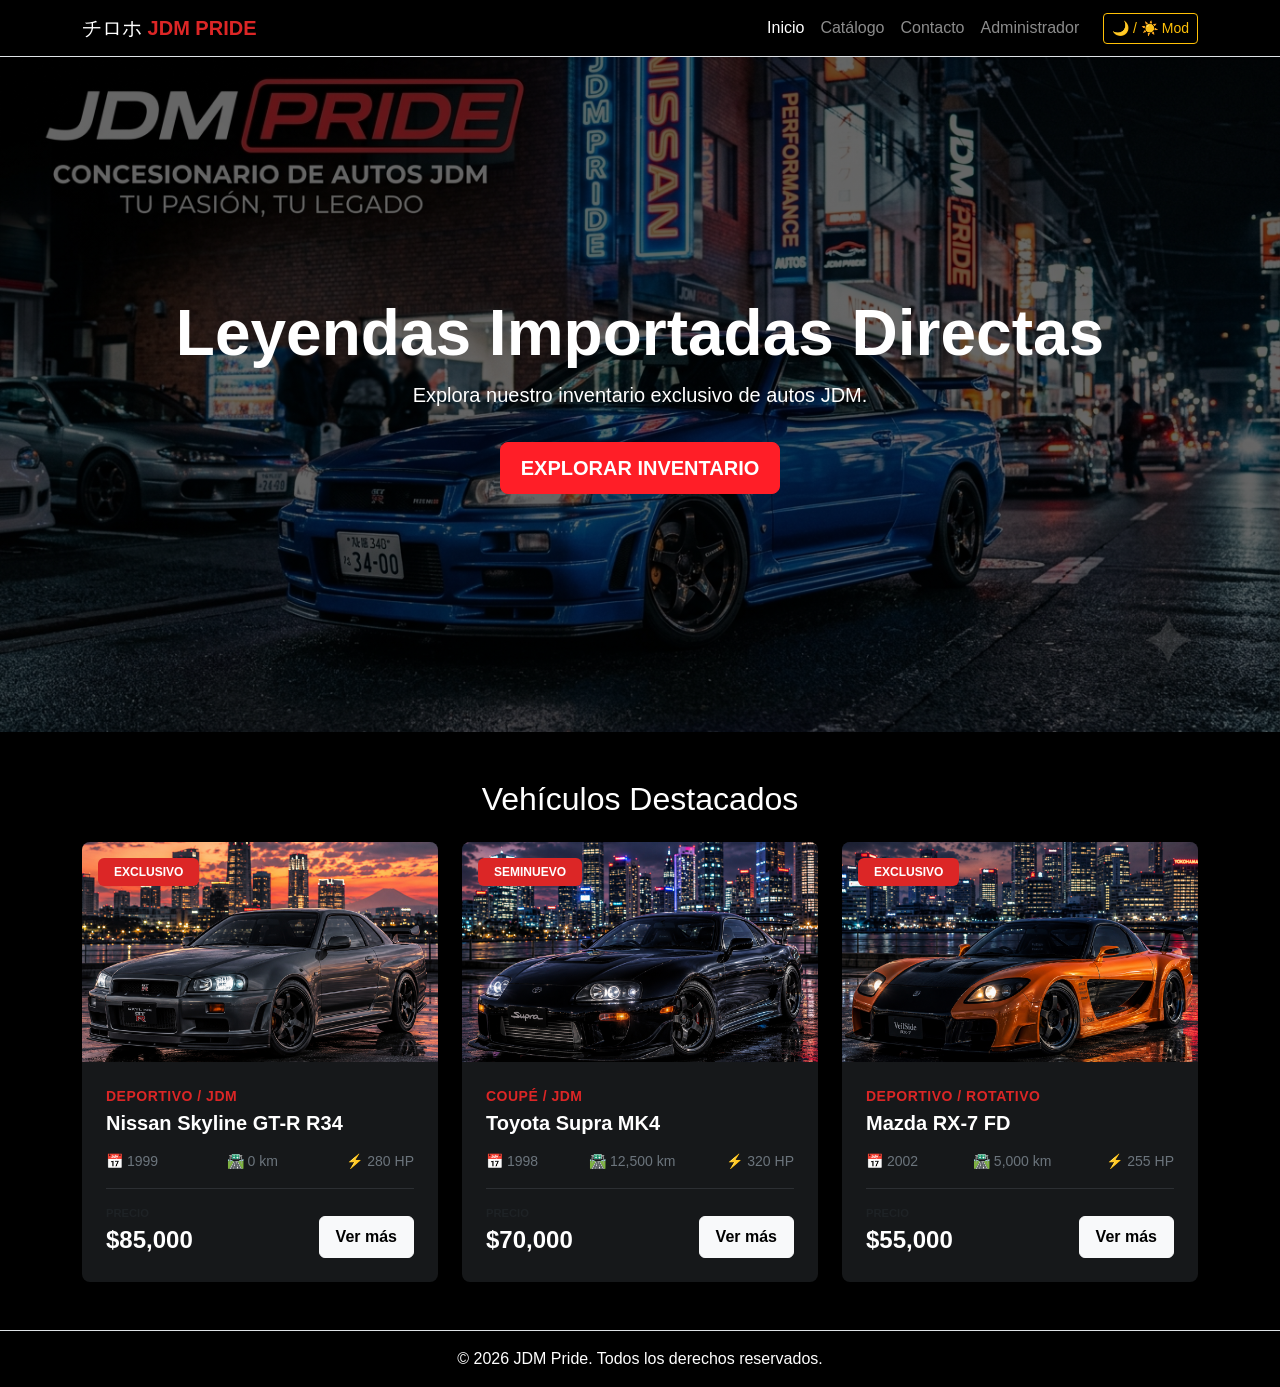
<file: index.html>
<!DOCTYPE html>
<html lang="es">

<head>
    <meta charset="UTF-8">
    <meta name="viewport" content="width=device-width, initial-scale=1.0">
    <title>JDM Pride - Concesionario</title>
    <!-- Bootstrap 5 CSS -->
    <link href="https://cdn.jsdelivr.net/npm/bootstrap@5.3.0/dist/css/bootstrap.min.css" rel="stylesheet">
    <link rel="stylesheet" href="css/style.css">
</head>

<body class="bg-black text-white">

    <!-- Navbar Bootstrap -->
    <header>
        <nav class="navbar navbar-expand-lg navbar-dark bg-black sticky-top border-bottom border-zinc-900">
            <div class="container">
                <a class="navbar-brand font-weight-bold" href="index.html">
                    <span>チロホ</span> <span class="text-danger fw-bold">JDM PRIDE</span></a>
                    <button class="navbar-toggler" type="button" data-bs-toggle="collapse" data-bs-target="#navbarNav">
                    <span class="navbar-toggler-icon"></span>
                </button>
                <div class="collapse navbar-collapse" id="navbarNav">
                    <ul class="navbar-nav ms-auto">
                        <li class="nav-item"><a class="nav-link active" href="index.html">Inicio</a></li>
                        <li class="nav-item"><a class="nav-link" href="pages/catalogo.html">Catálogo</a></li>
                        <li class="nav-item"><a class="nav-link" href="pages/contacto.html">Contacto</a></li>
                        <li class="nav-item"><a class="nav-link" href="pages/admin.html">Administrador</a></li>
                        <li class="nav-item d-flex align-items-center ms-lg-3">
                            <button id="theme-toggle" class="btn btn-outline-warning btn-sm" type="button">
                                🌙 / ☀️ Mod
                            </button>
                        </li>
                    </ul>
                </div>
            </div>
        </nav>
    </header>

    <main>
        <!-- Carousel Bootstrap -->
        <section id="hero-carousel" class="carousel slide" data-bs-ride="carousel">
            <div class="carousel-inner">
                <div class="carousel-item active hero-bg">
                    <div class="container h-100 d-flex flex-column justify-content-center align-items-center text-white text-center">
                        <h1 class="display-3 fw-bold">Leyendas Importadas Directas</h1>
                        <p class="lead">Explora nuestro inventario exclusivo de autos JDM.</p>
                        <a href="pages/catalogo.html" class="btn btn-danger btn-lg mt-3">Explorar Inventario</a>
                    </div>
                </div>
            </div>
        </section>

        <!-- Cards Bootstrap para Vehículos Destacados -->
        <section class="container my-5" id="vehiculos-destacados">
            <h2 class="text-center mb-4">Vehículos Destacados</h2>
            <div class="row g-4" id="contenedor-autos">
                <!-- Las cards se inyectarán aquí mediante JavaScript -->
            </div>
        </section>
    </main>

    <!-- Footer Semántico -->
    <footer class="bg-black text-white text-center py-3 border-top border-zinc-800">
        <p class="mb-0">© 2026 JDM Pride. Todos los derechos reservados.</p>
    </footer>

    <!-- Bootstrap 5 JS Bundle -->
    <script src="https://cdn.jsdelivr.net/npm/bootstrap@5.3.0/dist/js/bootstrap.bundle.min.js"></script>
    <script src="js/app.js"></script>
    <script src="js/darkmode.js"></script>
</body>

</html>
</file>
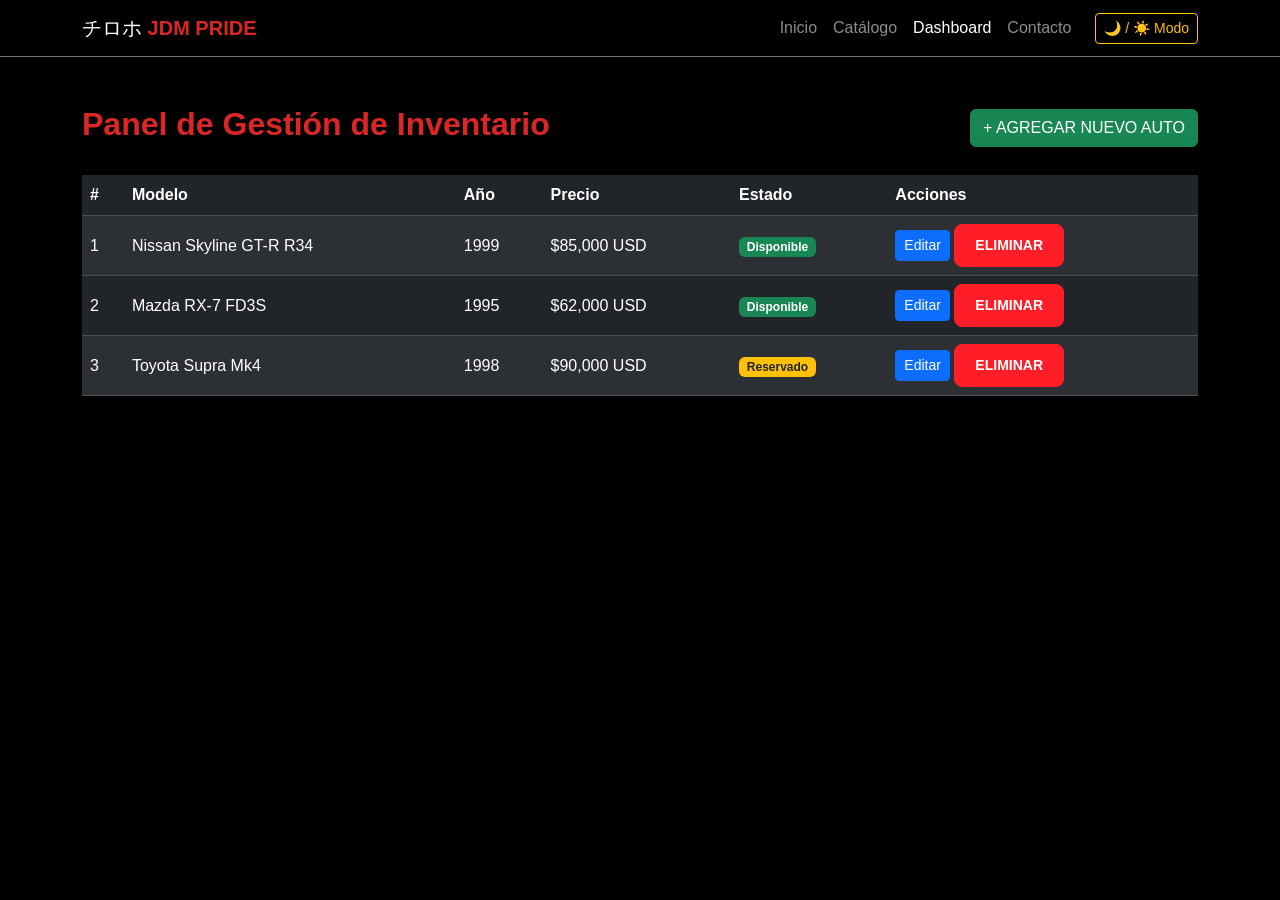
<file: pages/admin.html>
<!DOCTYPE html>
<html lang="es">

<head>
    <meta charset="UTF-8">
    <meta name="viewport" content="width=device-width, initial-scale=1.0">
    <title>Administración - JDM Pride</title>
    <link href="https://cdn.jsdelivr.net/npm/bootstrap@5.3.0/dist/css/bootstrap.min.css" rel="stylesheet">
    <link rel="stylesheet" href="../css/style.css">
</head>

<body class="bg-dark text-white">

    <!-- Navbar -->
    <header>
        <nav class="navbar navbar-expand-lg navbar-dark bg-dark sticky-top border-bottom border-secondary">
            <div class="container">
                <a class="navbar-brand font-weight-bold" href="../index.html">
                    <span class="text-white">チロホ</span> <span class="text-danger fw-bold">JDM PRIDE</span></a>
                <button class="navbar-toggler" type="button" data-bs-toggle="collapse" data-bs-target="#navbarNav">
          <span class="navbar-toggler-icon"></span>
        </button>
                <div class="collapse navbar-collapse" id="navbarNav">
                    <ul class="navbar-nav ms-auto">
                        <li class="nav-item"><a class="nav-link" href="../index.html">Inicio</a></li>
                        <li class="nav-item"><a class="nav-link" href="catalogo.html">Catálogo</a></li>
                        <li class="nav-item"><a class="nav-link active" href="admin.html">Dashboard</a></li>
                        <li class="nav-item"><a class="nav-link" href="contacto.html">Contacto</a></li>
                        <li class="nav-item d-flex align-items-center ms-lg-3">
                            <button id="theme-toggle" class="btn btn-outline-warning btn-sm" type="button">
                                🌙 / ☀️ Modo
  </button>
                        </li>
                    </ul>
                </div>
            </div>
        </nav>
    </header>

    <!-- Panel de Control -->
    <main class="container py-5">
        <div class="d-flex justify-content-between align-items-center mb-4">
            <h2 class="text-danger fw-bold">Panel de Gestión de Inventario</h2>
            <button class="btn btn-success">+ AGREGAR NUEVO AUTO</button>
        </div>

        <!-- Tabla de Productos -->
        <div class="table-responsive">
            <table class="table table-dark table-striped table-hover align-middle">
                <thead>
                    <tr>
                        <th>#</th>
                        <th>Modelo</th>
                        <th>Año</th>
                        <th>Precio</th>
                        <th>Estado</th>
                        <th>Acciones</th>
                    </tr>
                </thead>
                <tbody>
                    <tr>
                        <td>1</td>
                        <td>Nissan Skyline GT-R R34</td>
                        <td>1999</td>
                        <td>$85,000 USD</td>
                        <td><span class="badge bg-success">Disponible</span></td>
                        <td>
                            <button class="btn btn-sm btn-primary">Editar</button>
                            <button class="btn btn-sm btn-danger">Eliminar</button>
                        </td>
                    </tr>
                    <tr>
                        <td>2</td>
                        <td>Mazda RX-7 FD3S</td>
                        <td>1995</td>
                        <td>$62,000 USD</td>
                        <td><span class="badge bg-success">Disponible</span></td>
                        <td>
                            <button class="btn btn-sm btn-primary">Editar</button>
                            <button class="btn btn-sm btn-danger">Eliminar</button>
                        </td>
                    </tr>
                    <tr>
                        <td>3</td>
                        <td>Toyota Supra Mk4</td>
                        <td>1998</td>
                        <td>$90,000 USD</td>
                        <td><span class="badge bg-warning text-dark">Reservado</span></td>
                        <td>
                            <button class="btn btn-sm btn-primary">Editar</button>
                            <button class="btn btn-sm btn-danger">Eliminar</button>
                        </td>
                    </tr>
                </tbody>
            </table>
        </div>
    </main>

    <script src="https://cdn.jsdelivr.net/npm/bootstrap@5.3.0/dist/js/bootstrap.bundle.min.js"></script>
    <script src="../js/app.js"></script>
    <script src="../js/darkmode.js"></script>
</body>

</html>
</file>
<file: css/style.css>
/* Variables CSS */

:root {
    --primary-color: #dc2626;
    /* Rojo JDM */
    --bg-dark: #121212;
    --text-light: #f8f9fa;
    --font-main: 'Arial', sans-serif;

    /* Sobrescribir danger en Bootstrap 5.3 */
    --bs-danger: #dc2626;
    --bs-danger-rgb: 220, 38, 38; /* Convertido a RGB (220, 38, 38) */
}
/* css/style.css */

/* Botón Danger Personalizado para Bootstrap */
.btn-danger {
    background-color: #ff1e27 !important;
    border-color: #ff1e27 !important;
    color: #ffffff !important;
    font-weight: 700;           /* Equivalente a fw-bold */
    text-transform: uppercase;   /* Para texto en mayúsculas */
    padding: 0.625rem 1.25rem;  /* Ajuste de relleno */
    border-radius: 0.5rem;      /* Borde redondeado */
    transition: all 0.2s ease-in-out;
    
}

/* Estado al pasar el cursor (Hover) */
.btn-danger:hover,
.btn-danger:focus,
.btn-danger:active {
    background-color: #dc2626 !important;
    border-color: #dc2626 !important;
    color: #ffffff !important;
}

body {
    font-family: var(--font-main);
    background-color: #050505;
    color: var(--text-light);
    margin: 0;
    display: flex;
    flex-direction: column;
    min-height: 100vh;
}

main {
    flex: 1;
    /* Permite que el footer baje si hay poco contenido */
}


/* Animaciones y Transiciones */

.card {
    transition: transform 0.3s ease, box-shadow 0.3s ease;
}

.card:hover {
    transform: translateY(-5px);
    box-shadow: 0 10px 20px rgba(0, 0, 0, 0.2);
}


/* Hero Section (Carousel) */

.hero-bg {
    background-color: var(--bg-dark);
    height: 75vh;
    background-image: linear-gradient(rgba(0, 0, 0, 0.6), rgba(0, 0, 0, 0.6)), url('../img/skylinePortada.png');
    background-size: cover;
    background-position: center;
}

.form-control::placeholder {
    color: #424242 !important;
    opacity: 1;
}
</file>
